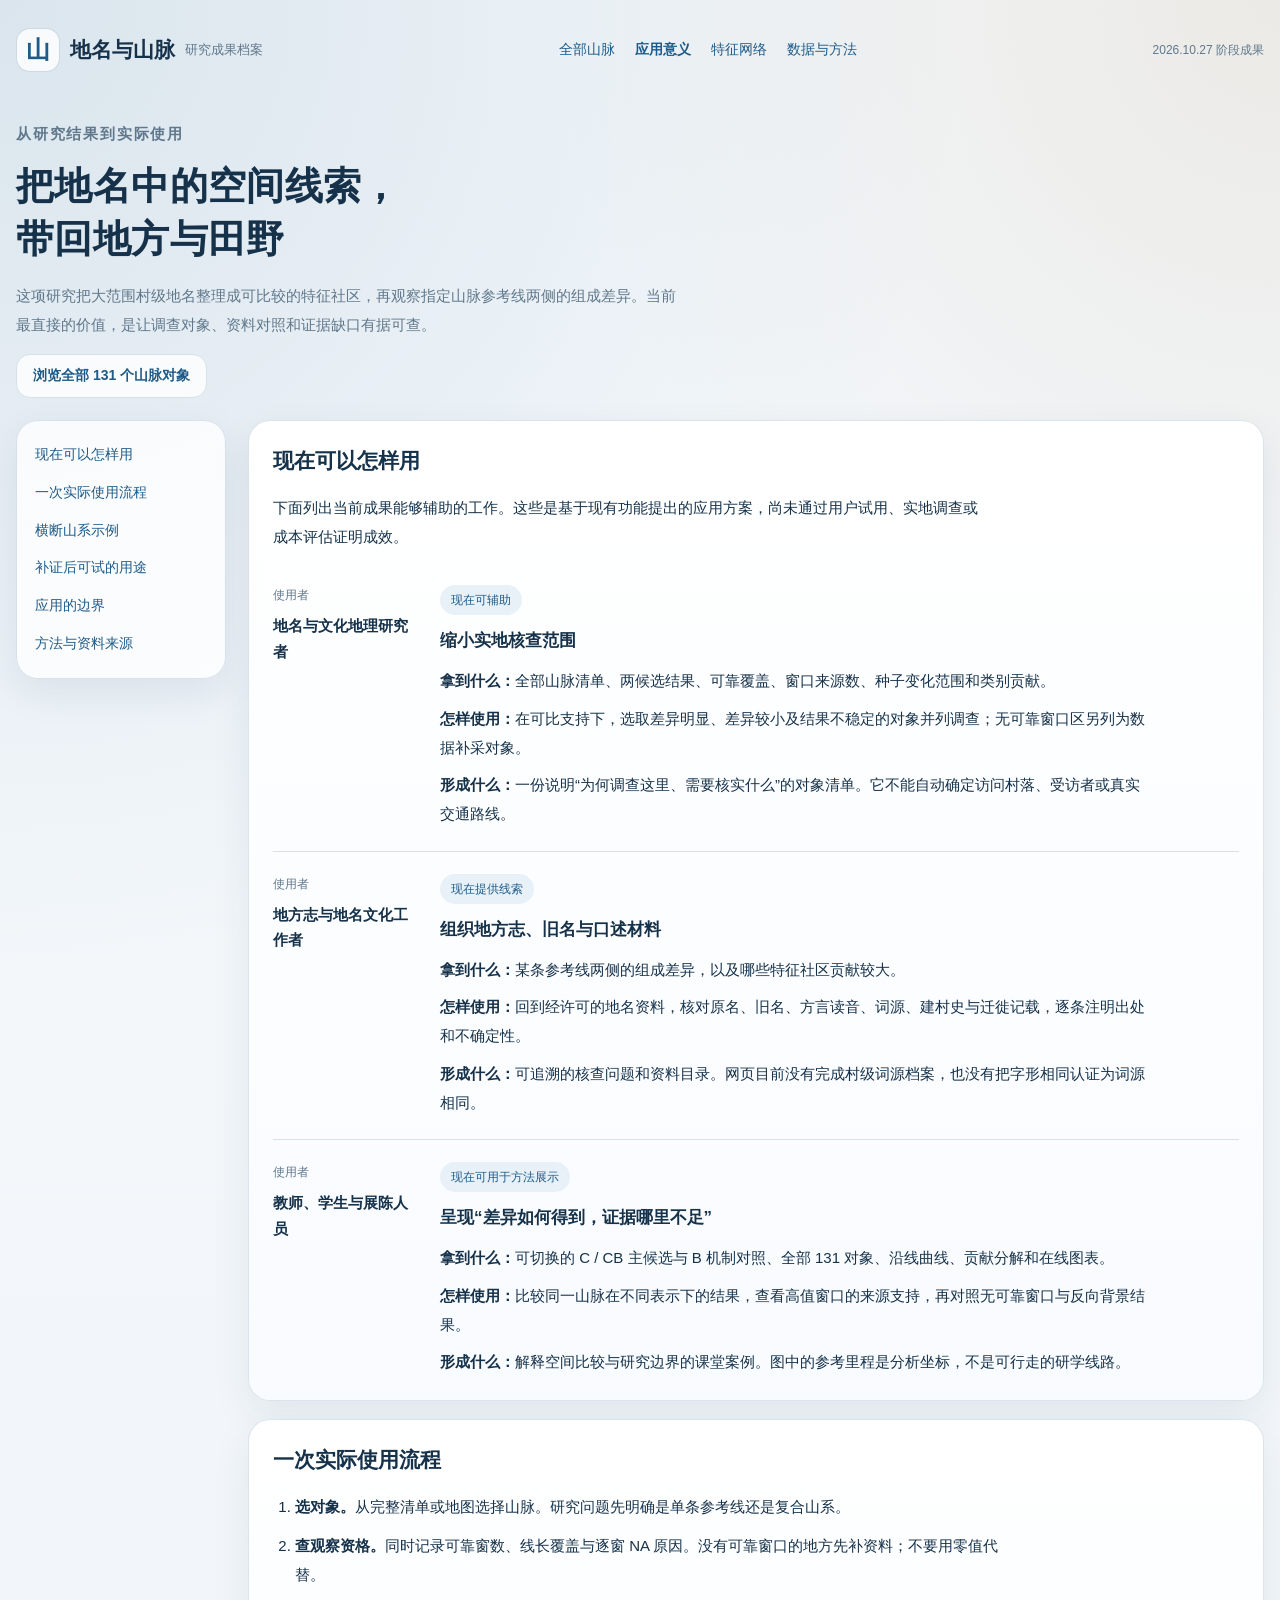
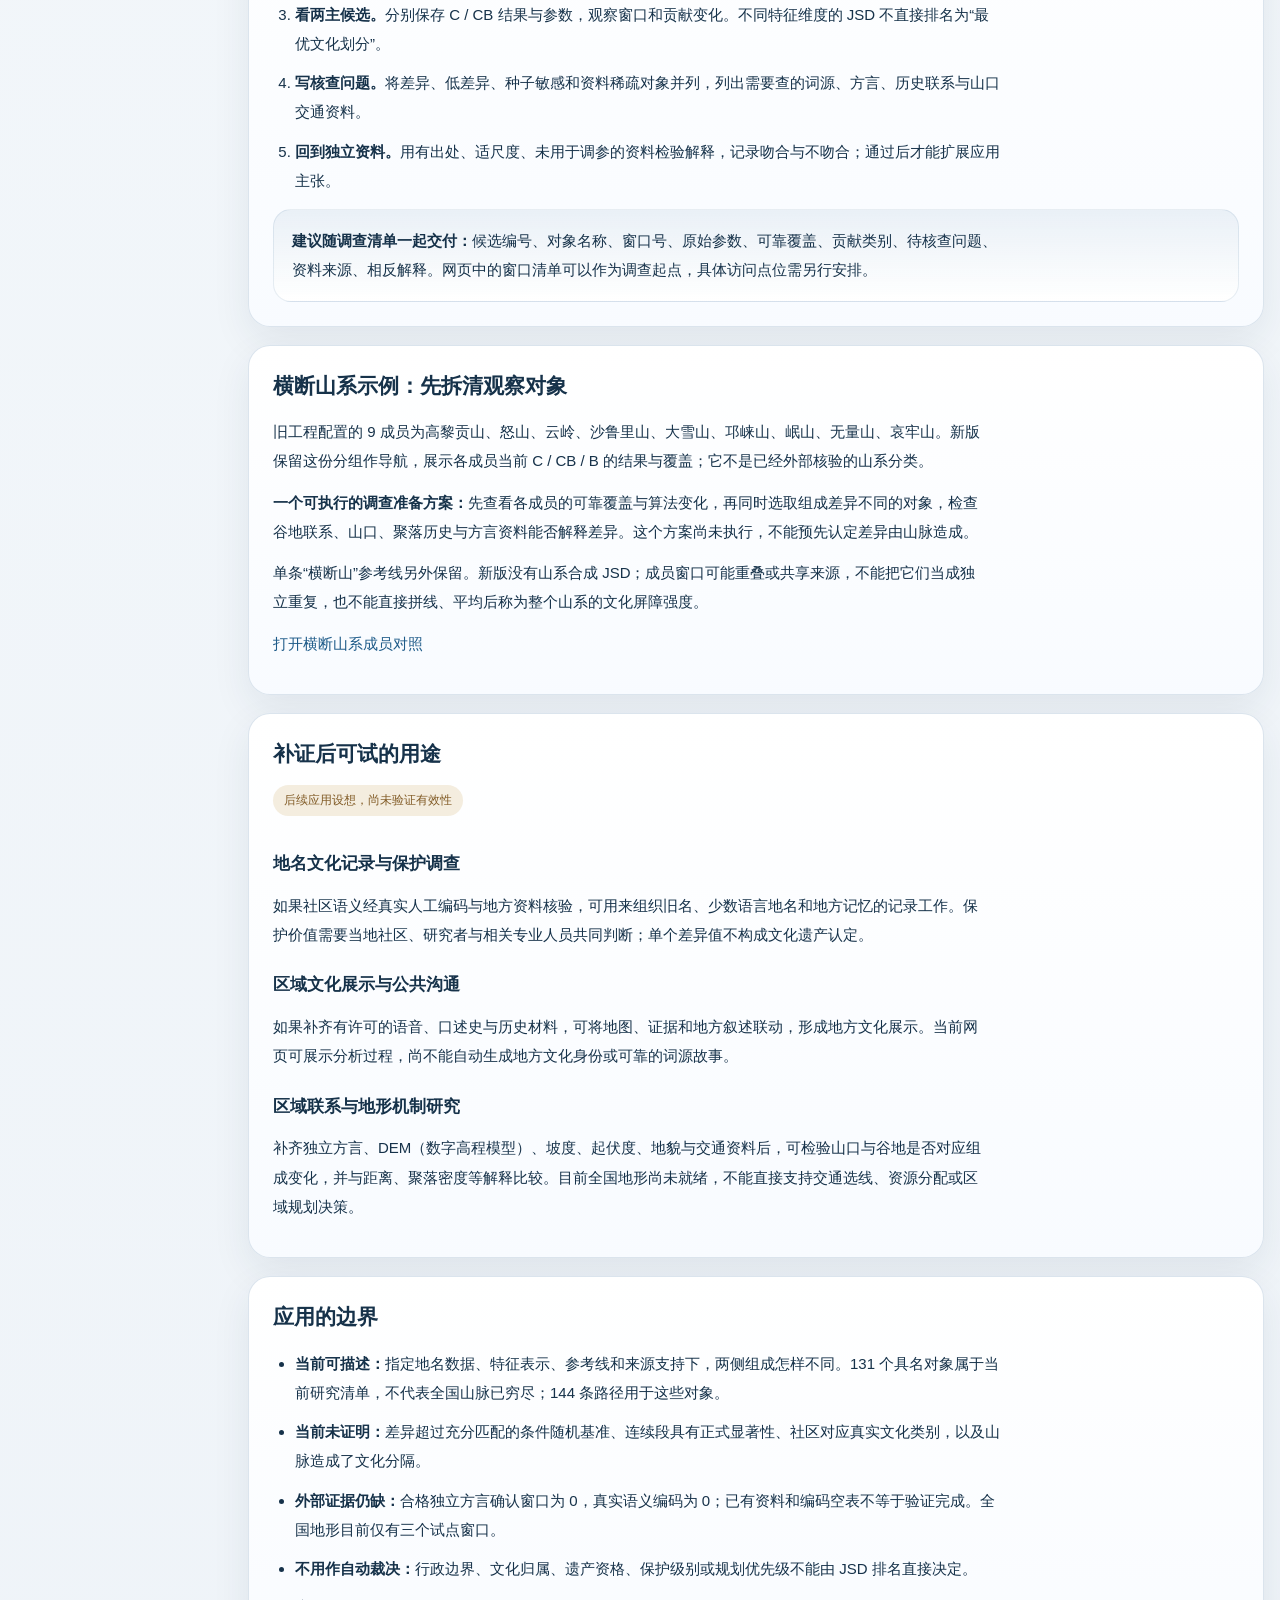
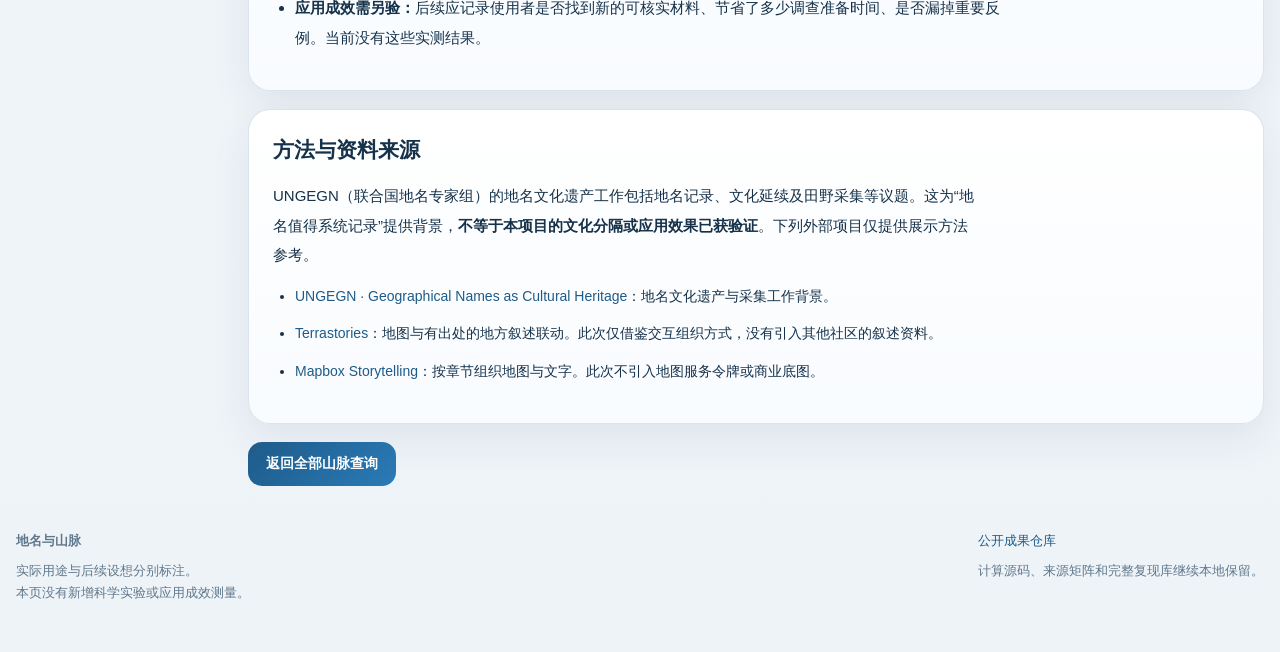
<file: web/applications.html>
<!doctype html>
<html lang="zh-CN">
<head><meta charset="utf-8"><meta name="viewport" content="width=device-width,initial-scale=1"><meta name="theme-color" content="#eef3f8"><meta name="description" content="地名社区与山脉两侧组成差异研究的实际用途、调查流程、应用条件与证据限制。"><title>实际应用意义 · 地名与山脉</title><link rel="stylesheet" href="article.css?v=20261028-v6"></head>
<body><a class="skip-link" href="#main">跳到主要内容</a>
<header class="topbar"><a class="brand" href="index.html"><span class="brand-symbol">山</span> 地名与山脉 <span class="brand-sub">研究成果档案</span></a><nav aria-label="页面导航"><a href="index.html#explore">全部山脉</a><a href="applications.html" aria-current="page">应用意义</a><a href="index.html#network">特征网络</a><a href="index.html#method">数据与方法</a></nav><span class="edition">2026.10.27 阶段成果</span></header>
<main id="main"><section class="app-hero"><p class="eyebrow">从研究结果到实际使用</p><h1>把地名中的空间线索，<br>带回地方与田野</h1><p>这项研究把大范围村级地名整理成可比较的特征社区，再观察指定山脉参考线两侧的组成差异。当前最直接的价值，是让调查对象、资料对照和证据缺口有据可查。</p><a class="app-back" href="index.html#explore">浏览全部 131 个山脉对象</a></section>
<div class="application-layout"><aside class="app-toc" aria-label="应用页面目录"><a href="#uses">现在可以怎样用</a><a href="#workflow">一次实际使用流程</a><a href="#hengduan">横断山系示例</a><a href="#future">补证后可试的用途</a><a href="#limits">应用的边界</a><a href="#sources">方法与资料来源</a></aside><div class="app-content">
<section id="uses"><h2>现在可以怎样用</h2><p>下面列出当前成果能够辅助的工作。这些是基于现有功能提出的应用方案，尚未通过用户试用、实地调查或成本评估证明成效。</p>
<article class="use-case"><dl><dt>使用者</dt><dd>地名与文化地理研究者</dd></dl><div><span class="application-status">现在可辅助</span><h3>缩小实地核查范围</h3><p><strong>拿到什么：</strong>全部山脉清单、两候选结果、可靠覆盖、窗口来源数、种子变化范围和类别贡献。</p><p><strong>怎样使用：</strong>在可比支持下，选取差异明显、差异较小及结果不稳定的对象并列调查；无可靠窗口区另列为数据补采对象。</p><p><strong>形成什么：</strong>一份说明“为何调查这里、需要核实什么”的对象清单。它不能自动确定访问村落、受访者或真实交通路线。</p></div></article>
<article class="use-case"><dl><dt>使用者</dt><dd>地方志与地名文化工作者</dd></dl><div><span class="application-status">现在提供线索</span><h3>组织地方志、旧名与口述材料</h3><p><strong>拿到什么：</strong>某条参考线两侧的组成差异，以及哪些特征社区贡献较大。</p><p><strong>怎样使用：</strong>回到经许可的地名资料，核对原名、旧名、方言读音、词源、建村史与迁徙记载，逐条注明出处和不确定性。</p><p><strong>形成什么：</strong>可追溯的核查问题和资料目录。网页目前没有完成村级词源档案，也没有把字形相同认证为词源相同。</p></div></article>
<article class="use-case"><dl><dt>使用者</dt><dd>教师、学生与展陈人员</dd></dl><div><span class="application-status">现在可用于方法展示</span><h3>呈现“差异如何得到，证据哪里不足”</h3><p><strong>拿到什么：</strong>可切换的 C / CB 主候选与 B 机制对照、全部 131 对象、沿线曲线、贡献分解和在线图表。</p><p><strong>怎样使用：</strong>比较同一山脉在不同表示下的结果，查看高值窗口的来源支持，再对照无可靠窗口与反向背景结果。</p><p><strong>形成什么：</strong>解释空间比较与研究边界的课堂案例。图中的参考里程是分析坐标，不是可行走的研学线路。</p></div></article>
</section>
<section id="workflow"><h2>一次实际使用流程</h2><ol><li><strong>选对象。</strong>从完整清单或地图选择山脉。研究问题先明确是单条参考线还是复合山系。</li><li><strong>查观察资格。</strong>同时记录可靠窗数、线长覆盖与逐窗 NA 原因。没有可靠窗口的地方先补资料；不要用零值代替。</li><li><strong>看两主候选。</strong>分别保存 C / CB 结果与参数，观察窗口和贡献变化。不同特征维度的 JSD 不直接排名为“最优文化划分”。</li><li><strong>写核查问题。</strong>将差异、低差异、种子敏感和资料稀疏对象并列，列出需要查的词源、方言、历史联系与山口交通资料。</li><li><strong>回到独立资料。</strong>用有出处、适尺度、未用于调参的资料检验解释，记录吻合与不吻合；通过后才能扩展应用主张。</li></ol><div class="case-note"><p><strong>建议随调查清单一起交付：</strong>候选编号、对象名称、窗口号、原始参数、可靠覆盖、贡献类别、待核查问题、资料来源、相反解释。网页中的窗口清单可以作为调查起点，具体访问点位需另行安排。</p></div></section>
<section id="hengduan"><h2>横断山系示例：先拆清观察对象</h2><p>旧工程配置的 9 成员为高黎贡山、怒山、云岭、沙鲁里山、大雪山、邛崃山、岷山、无量山、哀牢山。新版保留这份分组作导航，展示各成员当前 C / CB / B 的结果与覆盖；它不是已经外部核验的山系分类。</p><p><strong>一个可执行的调查准备方案：</strong>先查看各成员的可靠覆盖与算法变化，再同时选取组成差异不同的对象，检查谷地联系、山口、聚落历史与方言资料能否解释差异。这个方案尚未执行，不能预先认定差异由山脉造成。</p><p>单条“横断山”参考线另外保留。新版没有山系合成 JSD；成员窗口可能重叠或共享来源，不能把它们当成独立重复，也不能直接拼线、平均后称为整个山系的文化屏障强度。</p><p><a href="index.html?mountain=%E9%AB%98%E9%BB%8E%E8%B4%A1%E5%B1%B1&amp;candidate=C_T20_base&amp;system=hengduan#explore">打开横断山系成员对照</a></p></section>
<section id="future"><h2>补证后可试的用途</h2><span class="application-status later">后续应用设想，尚未验证有效性</span><h3>地名文化记录与保护调查</h3><p>如果社区语义经真实人工编码与地方资料核验，可用来组织旧名、少数语言地名和地方记忆的记录工作。保护价值需要当地社区、研究者与相关专业人员共同判断；单个差异值不构成文化遗产认定。</p><h3>区域文化展示与公共沟通</h3><p>如果补齐有许可的语音、口述史与历史材料，可将地图、证据和地方叙述联动，形成地方文化展示。当前网页可展示分析过程，尚不能自动生成地方文化身份或可靠的词源故事。</p><h3>区域联系与地形机制研究</h3><p>补齐独立方言、DEM（数字高程模型）、坡度、起伏度、地貌与交通资料后，可检验山口与谷地是否对应组成变化，并与距离、聚落密度等解释比较。目前全国地形尚未就绪，不能直接支持交通选线、资源分配或区域规划决策。</p></section>
<section id="limits"><h2>应用的边界</h2><ul><li><strong>当前可描述：</strong>指定地名数据、特征表示、参考线和来源支持下，两侧组成怎样不同。131 个具名对象属于当前研究清单，不代表全国山脉已穷尽；144 条路径用于这些对象。</li><li><strong>当前未证明：</strong>差异超过充分匹配的条件随机基准、连续段具有正式显著性、社区对应真实文化类别，以及山脉造成了文化分隔。</li><li><strong>外部证据仍缺：</strong>合格独立方言确认窗口为 0，真实语义编码为 0；已有资料和编码空表不等于验证完成。全国地形目前仅有三个试点窗口。</li><li><strong>不用作自动裁决：</strong>行政边界、文化归属、遗产资格、保护级别或规划优先级不能由 JSD 排名直接决定。</li><li><strong>应用成效需另验：</strong>后续应记录使用者是否找到新的可核实材料、节省了多少调查准备时间、是否漏掉重要反例。当前没有这些实测结果。</li></ul></section>
<section id="sources"><h2>方法与资料来源</h2><p>UNGEGN（联合国地名专家组）的地名文化遗产工作包括地名记录、文化延续及田野采集等议题。这为“地名值得系统记录”提供背景，<strong>不等于本项目的文化分隔或应用效果已获验证</strong>。下列外部项目仅提供展示方法参考。</p><ul class="reference-list"><li><a href="https://unstats.un.org/unsd/ungegn/working_groups/wg9.cshtml">UNGEGN · Geographical Names as Cultural Heritage</a>：地名文化遗产与采集工作背景。</li><li><a href="https://github.com/Terrastories/terrastories">Terrastories</a>：地图与有出处的地方叙述联动。此次仅借鉴交互组织方式，没有引入其他社区的叙述资料。</li><li><a href="https://github.com/mapbox/storytelling">Mapbox Storytelling</a>：按章节组织地图与文字。此次不引入地图服务令牌或商业底图。</li></ul></section>
<a class="button" href="index.html#explore">返回全部山脉查询</a></div></div><footer><div><strong>地名与山脉</strong><p>实际用途与后续设想分别标注。<br>本页没有新增科学实验或应用成效测量。</p></div><div><a href="https://github.com/tunjixiao-spec/place_barrier_results">公开成果仓库</a><p>计算源码、来源矩阵和完整复现库继续本地保留。</p></div></footer></main></body></html>
</file>
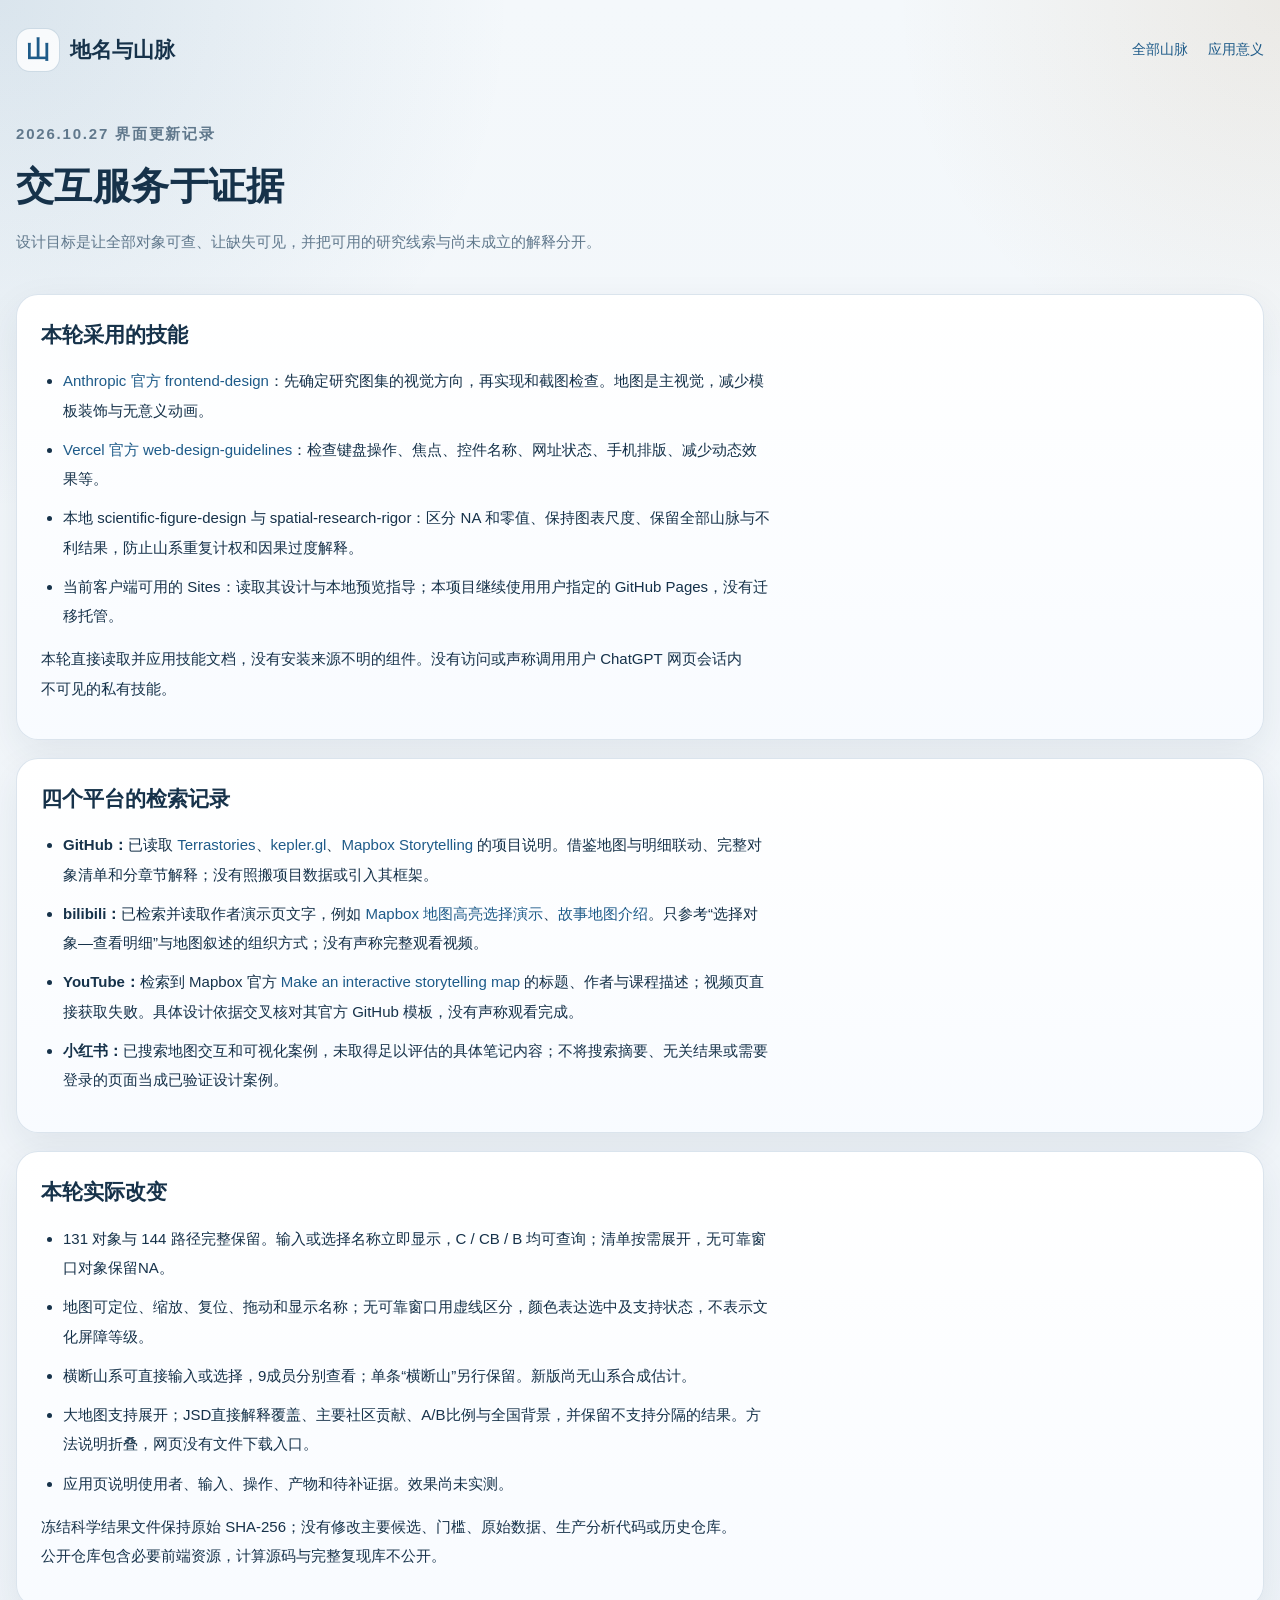
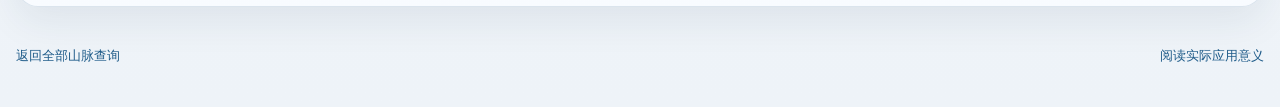
<file: web/design-notes.html>
<!doctype html><html lang="zh-CN"><head><meta charset="utf-8"><meta name="viewport" content="width=device-width,initial-scale=1"><meta name="theme-color" content="#f7f9fc"><title>界面参考与技能记录 · 地名与山脉</title><link rel="stylesheet" href="article.css?v=20261027e"></head><body><a class="skip-link" href="#main">跳到主要内容</a><header class="topbar"><a class="brand" href="index.html"><span class="brand-symbol">山</span> 地名与山脉</a><nav aria-label="页面导航"><a href="index.html#explore">全部山脉</a><a href="applications.html">应用意义</a></nav></header><main id="main"><section class="app-hero"><p class="eyebrow">2026.10.27 界面更新记录</p><h1>交互服务于证据</h1><p>设计目标是让全部对象可查、让缺失可见，并把可用的研究线索与尚未成立的解释分开。</p></section><div class="app-content"><section><h2>本轮采用的技能</h2><ul><li><a href="https://github.com/anthropics/skills/blob/main/skills/frontend-design/SKILL.md">Anthropic 官方 frontend-design</a>：先确定研究图集的视觉方向，再实现和截图检查。地图是主视觉，减少模板装饰与无意义动画。</li><li><a href="https://github.com/vercel-labs/agent-skills/blob/main/skills/web-design-guidelines/SKILL.md">Vercel 官方 web-design-guidelines</a>：检查键盘操作、焦点、控件名称、网址状态、手机排版、减少动态效果等。</li><li>本地 scientific-figure-design 与 spatial-research-rigor：区分 NA 和零值、保持图表尺度、保留全部山脉与不利结果，防止山系重复计权和因果过度解释。</li><li>当前客户端可用的 Sites：读取其设计与本地预览指导；本项目继续使用用户指定的 GitHub Pages，没有迁移托管。</li></ul><p>本轮直接读取并应用技能文档，没有安装来源不明的组件。没有访问或声称调用用户 ChatGPT 网页会话内不可见的私有技能。</p></section><section><h2>四个平台的检索记录</h2><ul><li><strong>GitHub：</strong>已读取 <a href="https://github.com/Terrastories/terrastories">Terrastories</a>、<a href="https://github.com/keplergl/kepler.gl">kepler.gl</a>、<a href="https://github.com/mapbox/storytelling">Mapbox Storytelling</a> 的项目说明。借鉴地图与明细联动、完整对象清单和分章节解释；没有照搬项目数据或引入其框架。</li><li><strong>bilibili：</strong>已检索并读取作者演示页文字，例如 <a href="https://www.bilibili.com/video/BV127421R77z/">Mapbox 地图高亮选择演示</a>、<a href="https://www.bilibili.com/video/BV1aLoCBnEiN/">故事地图介绍</a>。只参考“选择对象—查看明细”与地图叙述的组织方式；没有声称完整观看视频。</li><li><strong>YouTube：</strong>检索到 Mapbox 官方 <a href="https://www.youtube.com/watch?v=iml2vaqsp7I">Make an interactive storytelling map</a> 的标题、作者与课程描述；视频页直接获取失败。具体设计依据交叉核对其官方 GitHub 模板，没有声称观看完成。</li><li><strong>小红书：</strong>已搜索地图交互和可视化案例，未取得足以评估的具体笔记内容；不将搜索摘要、无关结果或需要登录的页面当成已验证设计案例。</li></ul></section><section><h2>本轮实际改变</h2><ul><li>131 对象与 144 路径完整保留。输入或选择名称立即显示，C / CB / B 均可查询；清单按需展开，无可靠窗口对象保留NA。</li><li>地图可定位、缩放、复位、拖动和显示名称；无可靠窗口用虚线区分，颜色表达选中及支持状态，不表示文化屏障等级。</li><li>横断山系可直接输入或选择，9成员分别查看；单条“横断山”另行保留。新版尚无山系合成估计。</li><li>大地图支持展开；JSD直接解释覆盖、主要社区贡献、A/B比例与全国背景，并保留不支持分隔的结果。方法说明折叠，网页没有文件下载入口。</li><li>应用页说明使用者、输入、操作、产物和待补证据。效果尚未实测。</li></ul><p>冻结科学结果文件保持原始 SHA-256；没有修改主要候选、门槛、原始数据、生产分析代码或历史仓库。公开仓库包含必要前端资源，计算源码与完整复现库不公开。</p></section></div><footer><a href="index.html#explore">返回全部山脉查询</a><a href="applications.html">阅读实际应用意义</a></footer></main></body></html>
</file>
<file: web/article.css>
@import url("style.css?v=20261028-v6");
/* Shared publication components, with an article reading layout. */
body{font-family:"Segoe UI","PingFang SC","Microsoft YaHei",sans-serif}
.topbar{width:min(1440px,calc(100% - 32px));margin:28px auto 22px;display:flex;justify-content:space-between;align-items:center;gap:20px;flex-wrap:wrap}
.brand{display:flex;align-items:center;gap:10px;color:var(--text);font-size:21px;font-weight:700}
.brand-symbol{display:inline-grid;place-items:center;width:44px;height:44px;border:1px solid rgba(30,91,137,.2);border-radius:14px;background:rgba(255,255,255,.8);color:var(--accent);font-size:24px}
.brand-sub{color:var(--muted);font-size:13px;font-weight:400}
.topbar nav{display:flex;gap:20px;flex-wrap:wrap;font-size:14px}.topbar nav a[aria-current]{font-weight:700}
.edition{font-size:12px;color:var(--muted)}
main{width:min(1440px,calc(100% - 32px));margin:0 auto}
.app-hero{padding:26px 0 22px;max-width:1000px}
.eyebrow{color:var(--accent);font-size:12px;font-weight:700;letter-spacing:.12em;margin:0 0 10px}
.app-hero h1{font-family:inherit;font-size:clamp(28px,3vw,42px);line-height:1.4;margin:0 0 16px}
.app-hero p{font-size:15px;color:var(--muted);line-height:1.9;max-width:80ch}
.app-back{display:inline-flex;align-items:center;min-height:44px;padding:8px 16px;border:1px solid var(--line);border-radius:14px;background:rgba(255,255,255,.8);font-size:14px;font-weight:600}
.application-layout{display:grid;grid-template-columns:210px minmax(0,1fr);gap:22px;padding:0 0 24px}
.app-toc{position:sticky;top:20px;align-self:start;display:flex;flex-direction:column;gap:14px;background:rgba(255,255,255,.78);border:1px solid var(--line);border-radius:22px;padding:22px 18px;font-size:14px;box-shadow:var(--shadow)}
.app-content{min-width:0}.app-content section{background:linear-gradient(180deg,rgba(255,255,255,.97),rgba(248,251,255,.97));border:1px solid rgba(215,225,235,.9);border-radius:22px;box-shadow:var(--shadow);padding:24px;margin-bottom:18px;scroll-margin-top:20px}
.app-content h2{font-family:inherit;font-size:21px;line-height:1.5;margin:0 0 16px}
.app-content h3{font-size:17px;margin:22px 0 10px}
.app-content p,.app-content li{font-size:15px;line-height:1.95;max-width:85ch}
.app-content p{margin:12px 0}
.app-content ul,.app-content ol{padding-left:22px}
.app-content li{margin-bottom:10px;overflow-wrap:anywhere}
.app-content a{text-underline-offset:3px}
.use-case{display:grid;grid-template-columns:145px minmax(0,1fr);gap:22px;padding:22px 0;border-bottom:1px solid var(--line)}
.use-case:last-child{border-bottom:0;padding-bottom:0}.use-case dl{margin:0}.use-case dt{font-size:12px;color:var(--muted)}.use-case dd{margin:8px 0 0;font-size:15px;font-weight:600}
.use-case h3{margin:0 0 10px}.use-case p{margin:8px 0 0}
.case-note{padding:16px 18px;border-radius:18px;background:linear-gradient(180deg,rgba(30,91,137,.07),rgba(255,255,255,.95));border:1px solid rgba(30,91,137,.1)}
.case-note p{margin:0}
.application-status{display:inline-block;padding:5px 11px;border-radius:999px;font-size:12px;background:#e8f1f8;color:var(--accent);margin-bottom:12px}
.application-status.later{background:#f4eddf;color:#815b26}
.reference-list li{font-size:14px}
.button{display:inline-flex;align-items:center;min-height:44px;border-radius:14px;padding:10px 18px;background:linear-gradient(135deg,var(--accent),#2a7bb7);color:#fff;font-weight:600}
footer{display:flex;justify-content:space-between;gap:20px;padding:20px 0 40px;color:var(--muted);font-size:13px;flex-wrap:wrap}footer p{margin:8px 0}
.skip-link:not(:focus){position:absolute;width:1px;height:1px;overflow:hidden;clip-path:inset(50%)}.skip-link:focus{position:fixed;top:8px;left:8px;z-index:10000;background:white;padding:10px}
@media(max-width:1000px){.application-layout{grid-template-columns:180px minmax(0,1fr)}.brand-sub,.edition{display:none}}
@media(max-width:760px){.topbar,main{width:calc(100% - 20px)}.topbar{margin-top:18px;gap:14px}.topbar nav{gap:16px;font-size:13px}.application-layout{display:block}.app-toc{position:static;flex-direction:row;flex-wrap:wrap;gap:10px 18px;padding:16px;margin-bottom:18px;border-radius:18px;font-size:13px}.app-hero{padding-top:18px}.app-content section{padding:20px 16px;border-radius:18px}.use-case{grid-template-columns:1fr;gap:12px}.use-case dl dt,.use-case dl dd{display:inline;margin:0 8px 0 0;font-size:13px}.app-content p,.app-content li{font-size:14px}}
</file>
